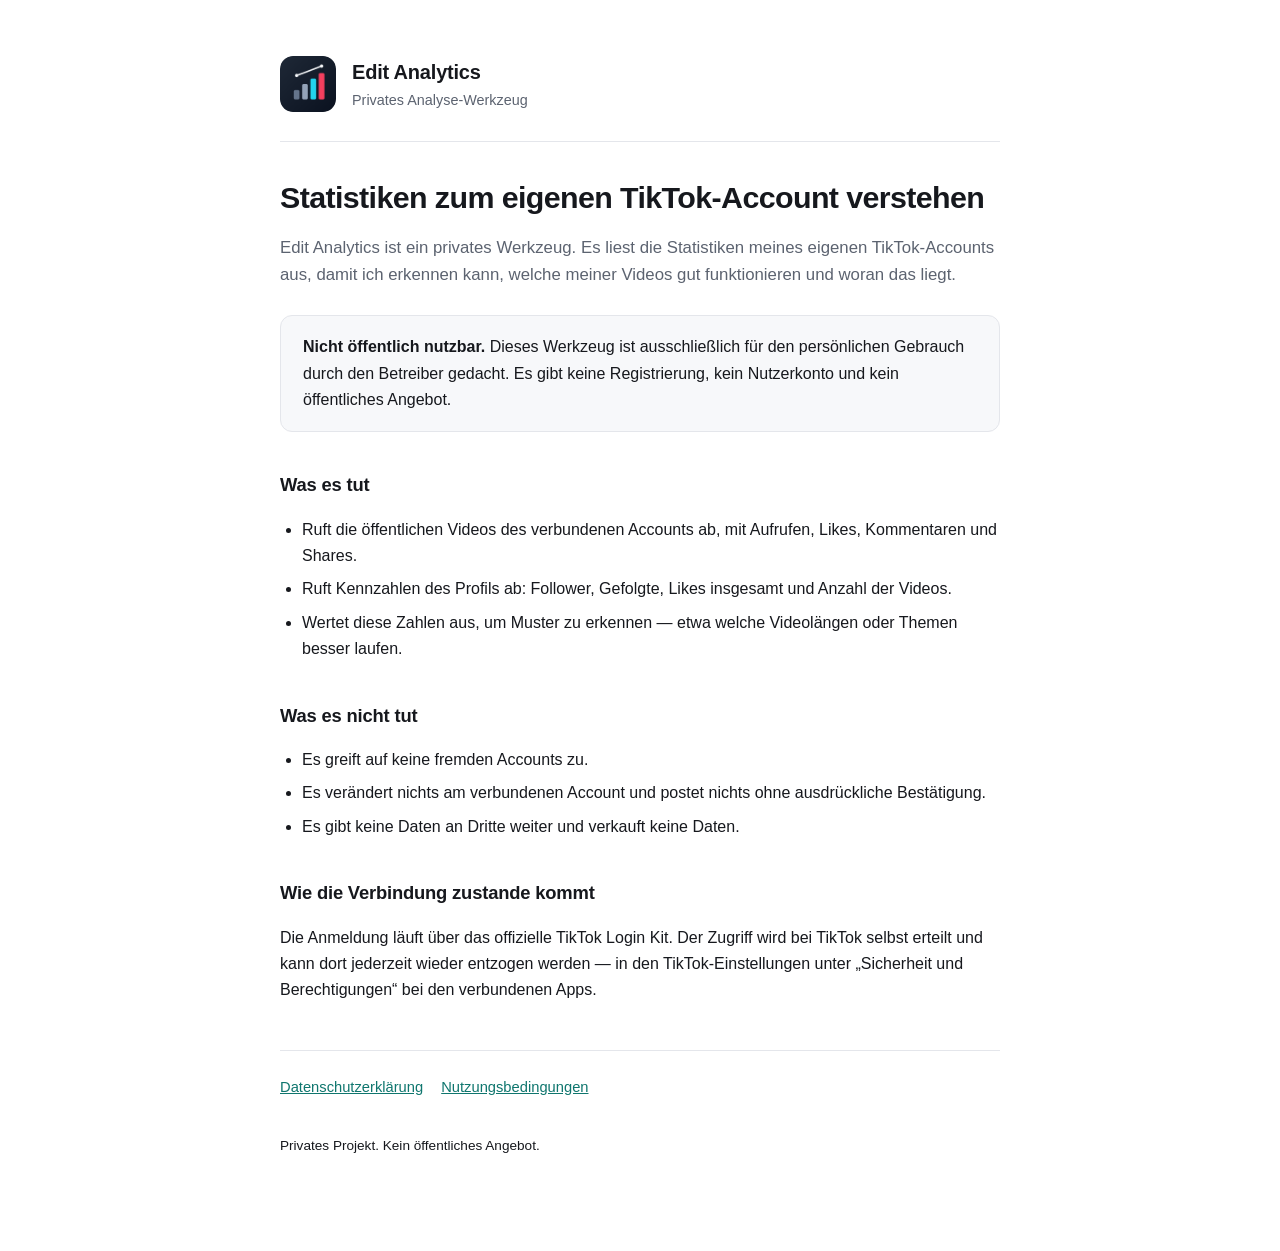
<file: index.html>
<!DOCTYPE html>
<html lang="de">
<head>
<meta charset="utf-8">
<meta name="viewport" content="width=device-width, initial-scale=1">
<title>Edit Analytics</title>
<meta name="description" content="Privates Analyse-Werkzeug für den eigenen TikTok-Account.">
<link rel="icon" href="app-icon.png">
<link rel="stylesheet" href="style.css">
</head>
<body>
<div class="wrap">

  <header>
    <img src="app-icon.png" alt="">
    <div>
      <div class="title">Edit Analytics</div>
      <div class="sub">Privates Analyse-Werkzeug</div>
    </div>
  </header>

  <h1>Statistiken zum eigenen TikTok-Account verstehen</h1>

  <p class="lead">Edit Analytics ist ein privates Werkzeug. Es liest die Statistiken
  meines eigenen TikTok-Accounts aus, damit ich erkennen kann, welche meiner Videos
  gut funktionieren und woran das liegt.</p>

  <div class="card">
    <p><strong>Nicht öffentlich nutzbar.</strong> Dieses Werkzeug ist ausschließlich
    für den persönlichen Gebrauch durch den Betreiber gedacht. Es gibt keine
    Registrierung, kein Nutzerkonto und kein öffentliches Angebot.</p>
  </div>

  <h2>Was es tut</h2>
  <ul>
    <li>Ruft die öffentlichen Videos des verbundenen Accounts ab, mit Aufrufen, Likes, Kommentaren und Shares.</li>
    <li>Ruft Kennzahlen des Profils ab: Follower, Gefolgte, Likes insgesamt und Anzahl der Videos.</li>
    <li>Wertet diese Zahlen aus, um Muster zu erkennen — etwa welche Videolängen oder Themen besser laufen.</li>
  </ul>

  <h2>Was es nicht tut</h2>
  <ul>
    <li>Es greift auf keine fremden Accounts zu.</li>
    <li>Es verändert nichts am verbundenen Account und postet nichts ohne ausdrückliche Bestätigung.</li>
    <li>Es gibt keine Daten an Dritte weiter und verkauft keine Daten.</li>
  </ul>

  <h2>Wie die Verbindung zustande kommt</h2>
  <p>Die Anmeldung läuft über das offizielle TikTok Login Kit. Der Zugriff wird bei
  TikTok selbst erteilt und kann dort jederzeit wieder entzogen werden — in den
  TikTok-Einstellungen unter „Sicherheit und Berechtigungen“ bei den verbundenen Apps.</p>

  <nav>
    <a href="privacy.html">Datenschutzerklärung</a>
    <a href="terms.html">Nutzungsbedingungen</a>
  </nav>

  <footer>
    <p>Privates Projekt. Kein öffentliches Angebot.</p>
  </footer>

</div>
</body>
</html>
</file>
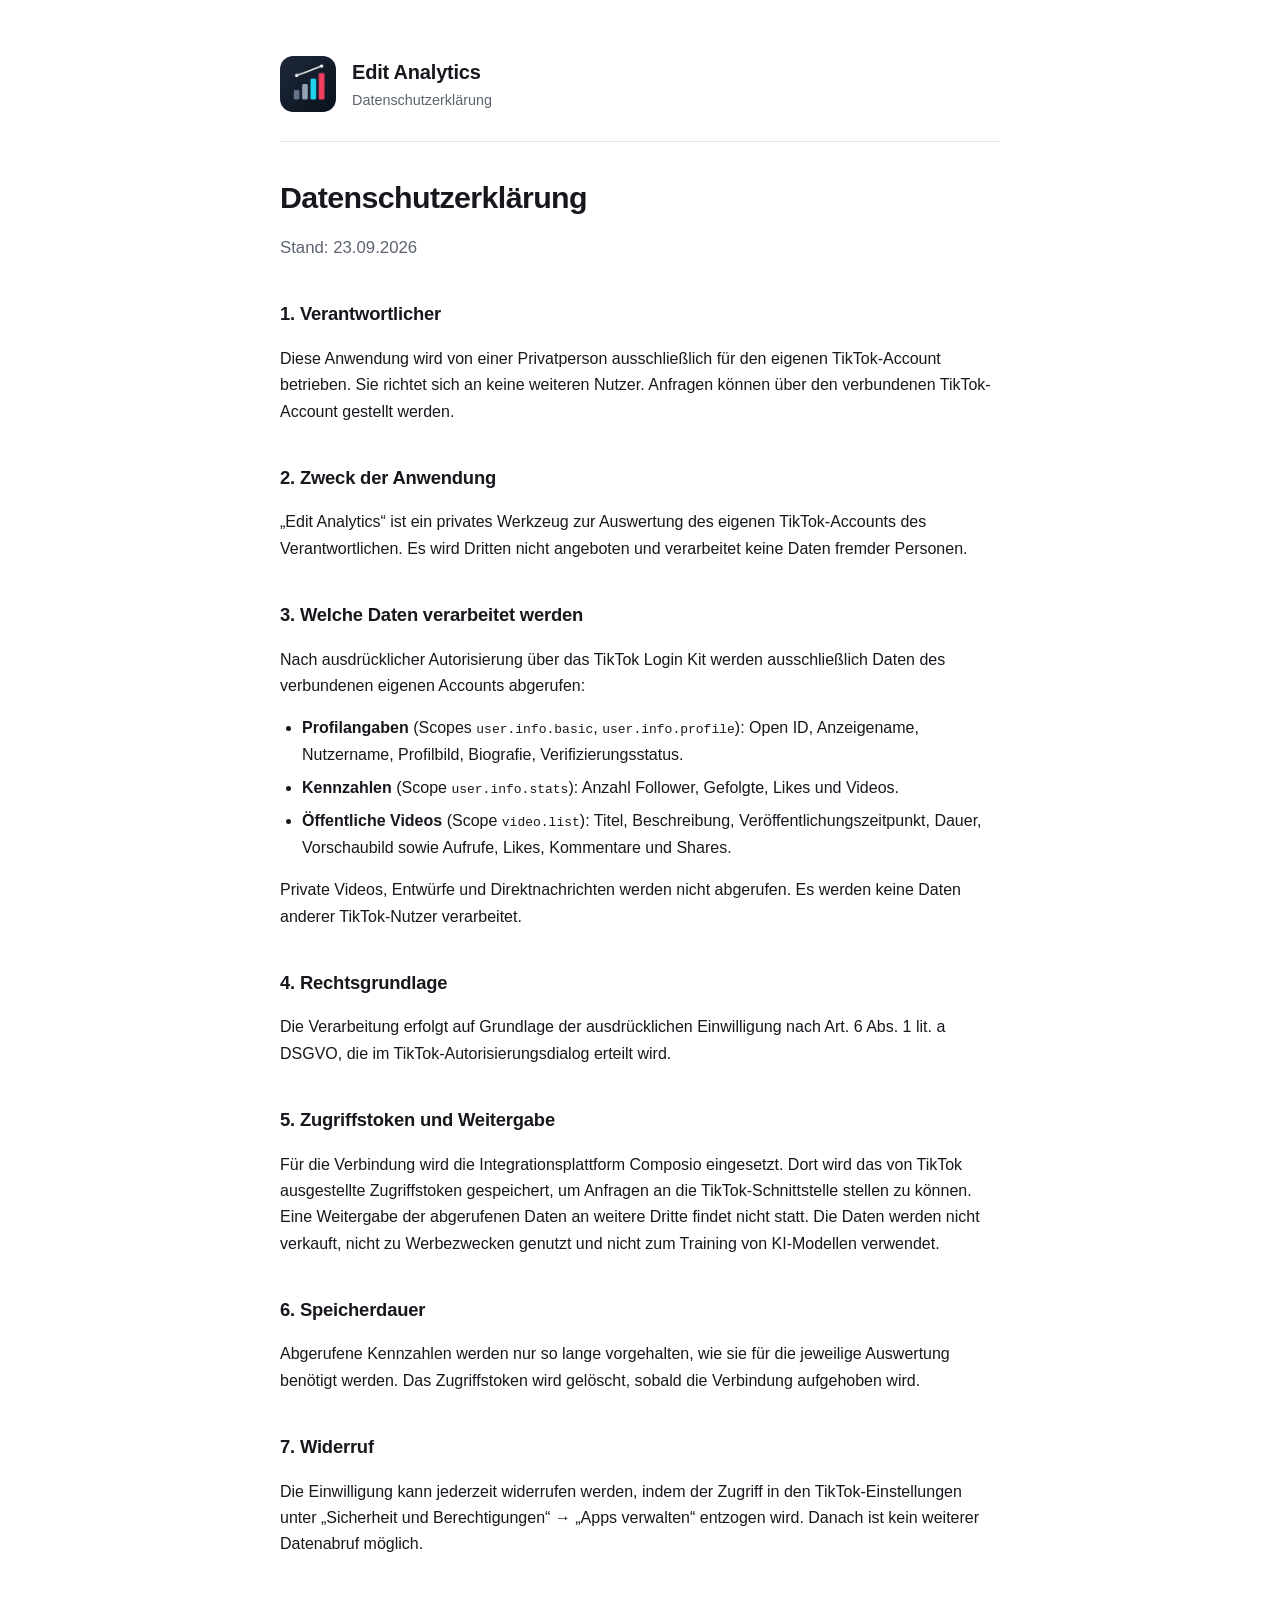
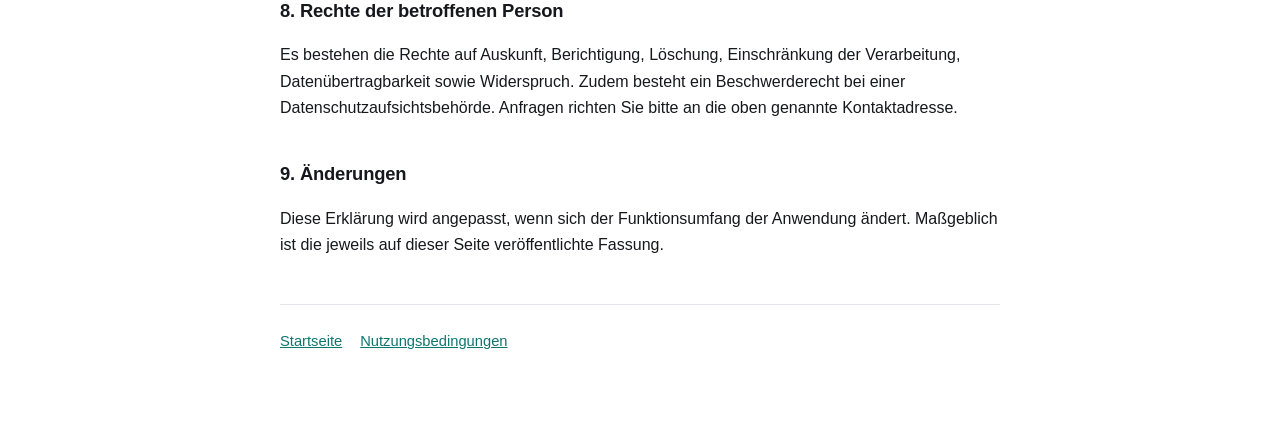
<file: privacy.html>
<!DOCTYPE html>
<html lang="de">
<head>
<meta charset="utf-8">
<meta name="viewport" content="width=device-width, initial-scale=1">
<title>Datenschutzerklärung — Edit Analytics</title>
<meta name="description" content="Datenschutzerklärung für Edit Analytics.">
<link rel="icon" href="app-icon.png">
<link rel="stylesheet" href="style.css">
</head>
<body>
<div class="wrap">

  <header>
    <img src="app-icon.png" alt="">
    <div>
      <div class="title">Edit Analytics</div>
      <div class="sub">Datenschutzerklärung</div>
    </div>
  </header>

  <h1>Datenschutzerklärung</h1>
  <p class="lead">Stand: 23.09.2026</p>

  <h2>1. Verantwortlicher</h2>
  <p>Diese Anwendung wird von einer Privatperson ausschließlich für den eigenen
  TikTok-Account betrieben. Sie richtet sich an keine weiteren Nutzer. Anfragen
  können über den verbundenen TikTok-Account gestellt werden.</p>

  <h2>2. Zweck der Anwendung</h2>
  <p>„Edit Analytics“ ist ein privates Werkzeug zur Auswertung des eigenen
  TikTok-Accounts des Verantwortlichen. Es wird Dritten nicht angeboten und
  verarbeitet keine Daten fremder Personen.</p>

  <h2>3. Welche Daten verarbeitet werden</h2>
  <p>Nach ausdrücklicher Autorisierung über das TikTok Login Kit werden ausschließlich
  Daten des verbundenen eigenen Accounts abgerufen:</p>
  <ul>
    <li><strong>Profilangaben</strong> (Scopes <code>user.info.basic</code>, <code>user.info.profile</code>): Open ID, Anzeigename, Nutzername, Profilbild, Biografie, Verifizierungsstatus.</li>
    <li><strong>Kennzahlen</strong> (Scope <code>user.info.stats</code>): Anzahl Follower, Gefolgte, Likes und Videos.</li>
    <li><strong>Öffentliche Videos</strong> (Scope <code>video.list</code>): Titel, Beschreibung, Veröffentlichungszeitpunkt, Dauer, Vorschaubild sowie Aufrufe, Likes, Kommentare und Shares.</li>
  </ul>
  <p>Private Videos, Entwürfe und Direktnachrichten werden nicht abgerufen. Es werden
  keine Daten anderer TikTok-Nutzer verarbeitet.</p>

  <h2>4. Rechtsgrundlage</h2>
  <p>Die Verarbeitung erfolgt auf Grundlage der ausdrücklichen Einwilligung nach
  Art. 6 Abs. 1 lit. a DSGVO, die im TikTok-Autorisierungsdialog erteilt wird.</p>

  <h2>5. Zugriffstoken und Weitergabe</h2>
  <p>Für die Verbindung wird die Integrationsplattform Composio eingesetzt. Dort wird
  das von TikTok ausgestellte Zugriffstoken gespeichert, um Anfragen an die
  TikTok-Schnittstelle stellen zu können. Eine Weitergabe der abgerufenen Daten an
  weitere Dritte findet nicht statt. Die Daten werden nicht verkauft, nicht zu
  Werbezwecken genutzt und nicht zum Training von KI-Modellen verwendet.</p>

  <h2>6. Speicherdauer</h2>
  <p>Abgerufene Kennzahlen werden nur so lange vorgehalten, wie sie für die jeweilige
  Auswertung benötigt werden. Das Zugriffstoken wird gelöscht, sobald die Verbindung
  aufgehoben wird.</p>

  <h2>7. Widerruf</h2>
  <p>Die Einwilligung kann jederzeit widerrufen werden, indem der Zugriff in den
  TikTok-Einstellungen unter „Sicherheit und Berechtigungen“ → „Apps verwalten“
  entzogen wird. Danach ist kein weiterer Datenabruf möglich.</p>

  <h2>8. Rechte der betroffenen Person</h2>
  <p>Es bestehen die Rechte auf Auskunft, Berichtigung, Löschung, Einschränkung der
  Verarbeitung, Datenübertragbarkeit sowie Widerspruch. Zudem besteht ein
  Beschwerderecht bei einer Datenschutzaufsichtsbehörde. Anfragen richten Sie bitte
  an die oben genannte Kontaktadresse.</p>

  <h2>9. Änderungen</h2>
  <p>Diese Erklärung wird angepasst, wenn sich der Funktionsumfang der Anwendung ändert.
  Maßgeblich ist die jeweils auf dieser Seite veröffentlichte Fassung.</p>

  <nav>
    <a href="index.html">Startseite</a>
    <a href="terms.html">Nutzungsbedingungen</a>
  </nav>

</div>
</body>
</html>
</file>
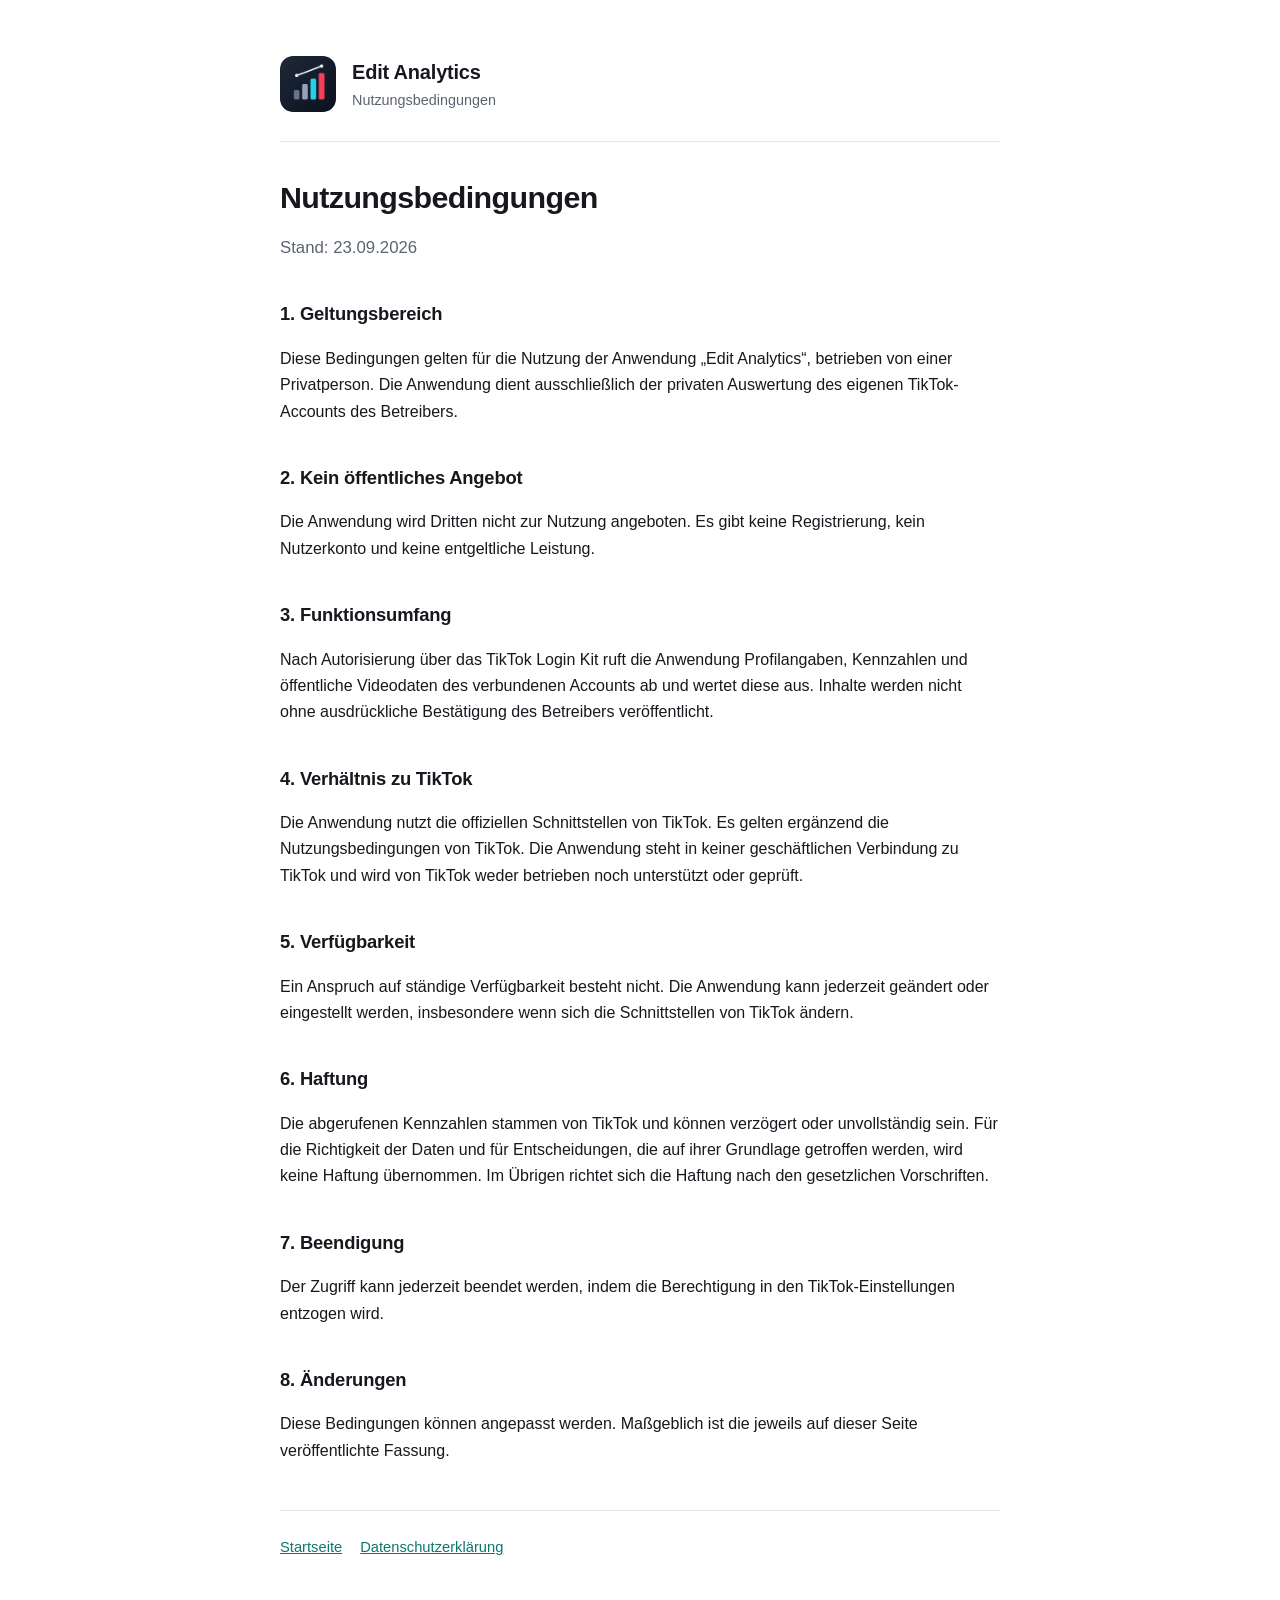
<file: terms.html>
<!DOCTYPE html>
<html lang="de">
<head>
<meta charset="utf-8">
<meta name="viewport" content="width=device-width, initial-scale=1">
<title>Nutzungsbedingungen — Edit Analytics</title>
<meta name="description" content="Nutzungsbedingungen für Edit Analytics.">
<link rel="icon" href="app-icon.png">
<link rel="stylesheet" href="style.css">
</head>
<body>
<div class="wrap">

  <header>
    <img src="app-icon.png" alt="">
    <div>
      <div class="title">Edit Analytics</div>
      <div class="sub">Nutzungsbedingungen</div>
    </div>
  </header>

  <h1>Nutzungsbedingungen</h1>
  <p class="lead">Stand: 23.09.2026</p>

  <h2>1. Geltungsbereich</h2>
  <p>Diese Bedingungen gelten für die Nutzung der Anwendung „Edit Analytics“,
  betrieben von einer Privatperson. Die Anwendung dient ausschließlich der privaten
  Auswertung des eigenen TikTok-Accounts des Betreibers.</p>

  <h2>2. Kein öffentliches Angebot</h2>
  <p>Die Anwendung wird Dritten nicht zur Nutzung angeboten. Es gibt keine
  Registrierung, kein Nutzerkonto und keine entgeltliche Leistung.</p>

  <h2>3. Funktionsumfang</h2>
  <p>Nach Autorisierung über das TikTok Login Kit ruft die Anwendung Profilangaben,
  Kennzahlen und öffentliche Videodaten des verbundenen Accounts ab und wertet diese
  aus. Inhalte werden nicht ohne ausdrückliche Bestätigung des Betreibers
  veröffentlicht.</p>

  <h2>4. Verhältnis zu TikTok</h2>
  <p>Die Anwendung nutzt die offiziellen Schnittstellen von TikTok. Es gelten
  ergänzend die Nutzungsbedingungen von TikTok. Die Anwendung steht in keiner
  geschäftlichen Verbindung zu TikTok und wird von TikTok weder betrieben noch
  unterstützt oder geprüft.</p>

  <h2>5. Verfügbarkeit</h2>
  <p>Ein Anspruch auf ständige Verfügbarkeit besteht nicht. Die Anwendung kann
  jederzeit geändert oder eingestellt werden, insbesondere wenn sich die
  Schnittstellen von TikTok ändern.</p>

  <h2>6. Haftung</h2>
  <p>Die abgerufenen Kennzahlen stammen von TikTok und können verzögert oder
  unvollständig sein. Für die Richtigkeit der Daten und für Entscheidungen, die auf
  ihrer Grundlage getroffen werden, wird keine Haftung übernommen. Im Übrigen richtet
  sich die Haftung nach den gesetzlichen Vorschriften.</p>

  <h2>7. Beendigung</h2>
  <p>Der Zugriff kann jederzeit beendet werden, indem die Berechtigung in den
  TikTok-Einstellungen entzogen wird.</p>

  <h2>8. Änderungen</h2>
  <p>Diese Bedingungen können angepasst werden. Maßgeblich ist die jeweils auf dieser
  Seite veröffentlichte Fassung.</p>

  <nav>
    <a href="index.html">Startseite</a>
    <a href="privacy.html">Datenschutzerklärung</a>
  </nav>

</div>
</body>
</html>
</file>
<file: style.css>
:root {
  --bg: #ffffff;
  --fg: #16181d;
  --muted: #5c6370;
  --line: #e4e6eb;
  --accent: #0f766e;
  --card: #f7f8fa;
}

@media (prefers-color-scheme: dark) {
  :root {
    --bg: #0e1116;
    --fg: #e8eaed;
    --muted: #9aa2af;
    --line: #262b33;
    --accent: #2dd4bf;
    --card: #161a20;
  }
}

* { box-sizing: border-box; }

body {
  margin: 0;
  padding: 0 16px;
  background: var(--bg);
  color: var(--fg);
  font-family: -apple-system, BlinkMacSystemFont, "Segoe UI", Roboto, Helvetica, Arial, sans-serif;
  line-height: 1.65;
  -webkit-font-smoothing: antialiased;
}

.wrap {
  max-width: 720px;
  margin: 0 auto;
  padding: 56px 0 80px;
}

header {
  display: flex;
  align-items: center;
  gap: 16px;
  padding-bottom: 28px;
  border-bottom: 1px solid var(--line);
  margin-bottom: 36px;
}

header img {
  width: 56px;
  height: 56px;
  border-radius: 13px;
  display: block;
}

header .title {
  font-size: 1.25rem;
  font-weight: 650;
  letter-spacing: -0.01em;
}

header .sub {
  color: var(--muted);
  font-size: 0.9rem;
}

h1 {
  font-size: 1.9rem;
  line-height: 1.25;
  letter-spacing: -0.02em;
  margin: 0 0 18px;
}

h2 {
  font-size: 1.15rem;
  letter-spacing: -0.01em;
  margin: 38px 0 12px;
}

p, li { color: var(--fg); }

.lead {
  font-size: 1.05rem;
  color: var(--muted);
}

ul { padding-left: 22px; }
li { margin-bottom: 7px; }

.card {
  background: var(--card);
  border: 1px solid var(--line);
  border-radius: 12px;
  padding: 18px 22px;
  margin: 26px 0;
}

.card p:first-child { margin-top: 0; }
.card p:last-child { margin-bottom: 0; }

a { color: var(--accent); }

nav {
  margin-top: 46px;
  padding-top: 24px;
  border-top: 1px solid var(--line);
  display: flex;
  flex-wrap: wrap;
  gap: 18px;
  font-size: 0.92rem;
}

footer {
  margin-top: 36px;
  color: var(--muted);
  font-size: 0.85rem;
}
</file>
